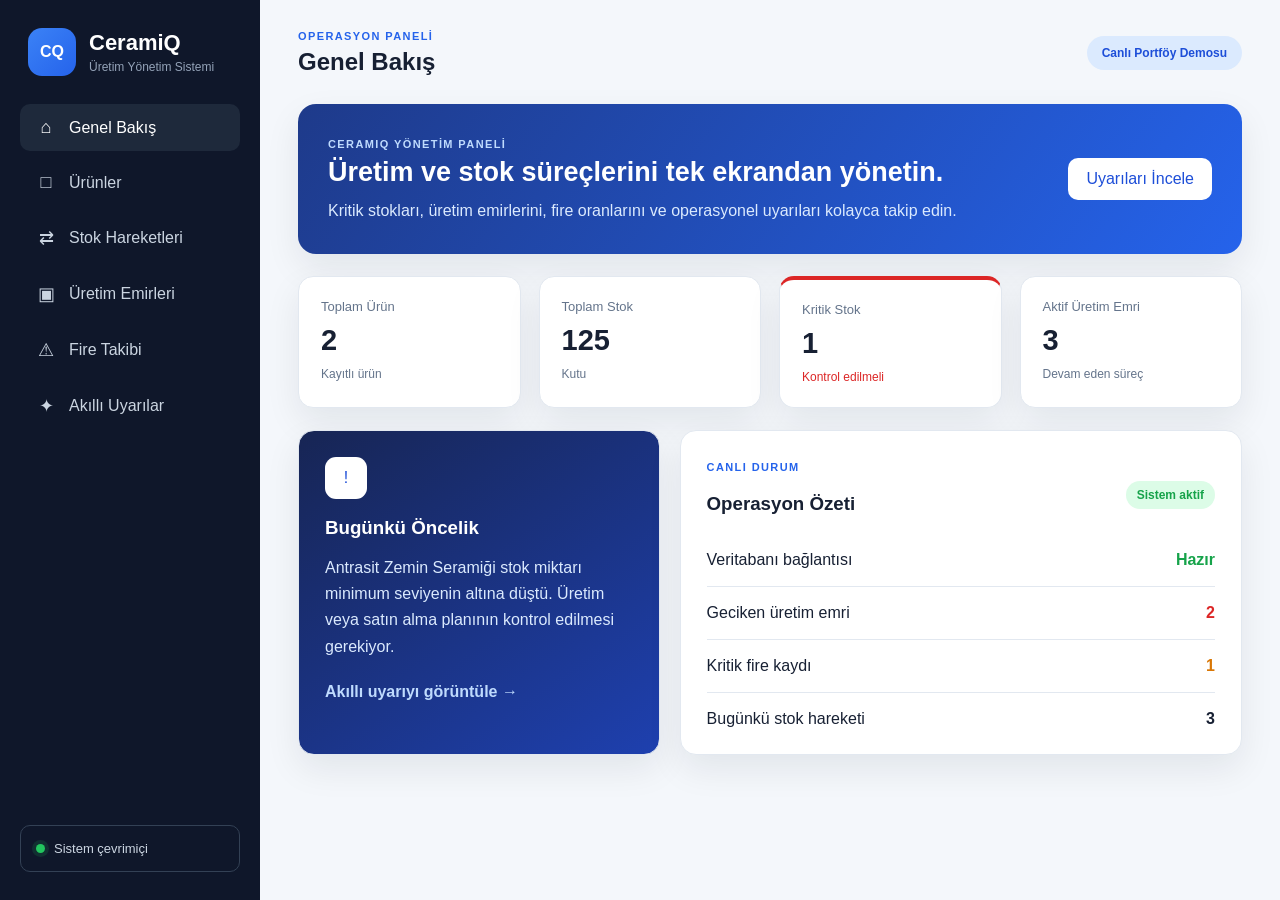
<file: docs/index.html>
﻿<!DOCTYPE html>
<html lang="tr">
<head>
    <meta charset="UTF-8">
    <meta name="viewport" content="width=device-width, initial-scale=1.0">
    <title>CeramiQ | Operasyon Paneli</title>
    <link rel="stylesheet" href="css/site.css">
</head>
<body>
    <div class="app-layout">

        <!-- Sol Menü -->
        <aside class="sidebar">
            <div class="brand-area">
                <div class="brand-icon">CQ</div>
                <div>
                    <h1>CeramiQ</h1>
                    <p>Üretim Yönetim Sistemi</p>
                </div>
            </div>

            <nav class="sidebar-menu">
                <button class="menu-link active" data-page="dashboard">
                    <span>⌂</span>
                    Genel Bakış
                </button>

                <button class="menu-link" data-page="products">
                    <span>□</span>
                    Ürünler
                </button>

                <button class="menu-link" data-page="stockMovements">
                    <span>⇄</span>
                    Stok Hareketleri
                </button>

                <button class="menu-link" data-page="orders">
                    <span>▣</span>
                    Üretim Emirleri
                </button>

                <button class="menu-link" data-page="scrapTracking">
                    <span>⚠</span>
                    Fire Takibi
                </button>

                <button class="menu-link" data-page="alerts">
                    <span>✦</span>
                    Akıllı Uyarılar
                </button>
            </nav>

            <div class="sidebar-footer">
                <span class="status-dot"></span>
                Sistem çevrimiçi
            </div>
        </aside>

        <!-- Ana İçerik -->
        <main class="main-content">

            <!-- Üst Başlık -->
            <header class="topbar">
                <div>
                    <p class="page-label">OPERASYON PANELİ</p>
                    <h2 id="pageTitle">Genel Bakış</h2>
                </div>
                <span class="demo-badge">
                    Canlı Portföy Demosu
                </span>
            </header>

            <!-- Genel Bakış -->
            <section id="dashboard" class="page-section active">
                <div class="welcome-panel">
                    <div>
                        <span class="eyebrow">CERAMIQ YÖNETİM PANELİ</span>
                        <h3>Üretim ve stok süreçlerini tek ekrandan yönetin.</h3>
                        <p>Kritik stokları, üretim emirlerini, fire oranlarını ve operasyonel uyarıları kolayca takip edin.</p>
                    </div>
                    <button class="primary-button" data-target="alerts">
                        Uyarıları İncele
                    </button>
                </div>

                <div class="stat-grid">
                    <article class="stat-card">
                        <p>Toplam Ürün</p>
                        <h3>2</h3>
                        <span>Kayıtlı ürün</span>
                    </article>

                    <article class="stat-card">
                        <p>Toplam Stok</p>
                        <h3>125</h3>
                        <span>Kutu</span>
                    </article>

                    <article class="stat-card danger-card">
                        <p>Kritik Stok</p>
                        <h3>1</h3>
                        <span class="danger-text">Kontrol edilmeli</span>
                    </article>

                    <article class="stat-card">
                        <p>Aktif Üretim Emri</p>
                        <h3>3</h3>
                        <span>Devam eden süreç</span>
                    </article>
                </div>

                <div class="dashboard-grid">
                    <article class="content-card priority-card">
                        <div class="priority-icon">!</div>
                        <h3>Bugünkü Öncelik</h3>
                        <p>Antrasit Zemin Seramiği stok miktarı minimum seviyenin altına düştü. Üretim veya satın alma planının kontrol edilmesi gerekiyor.</p>
                        <button class="text-button" data-target="alerts">
                            Akıllı uyarıyı görüntüle →
                        </button>
                    </article>

                    <article class="content-card">
                        <div class="card-heading">
                            <div>
                                <span class="eyebrow">CANLI DURUM</span>
                                <h3>Operasyon Özeti</h3>
                            </div>
                            <span class="online-badge">Sistem aktif</span>
                        </div>

                        <div class="summary-row">
                            <span>Veritabanı bağlantısı</span>
                            <strong class="positive-text">Hazır</strong>
                        </div>

                        <div class="summary-row">
                            <span>Geciken üretim emri</span>
                            <strong class="danger-text">2</strong>
                        </div>

                        <div class="summary-row">
                            <span>Kritik fire kaydı</span>
                            <strong class="warning-text">1</strong>
                        </div>

                        <div class="summary-row">
                            <span>Bugünkü stok hareketi</span>
                            <strong>3</strong>
                        </div>
                    </article>
                </div>
            </section>

            <!-- Ürünler -->
            <section id="products" class="page-section">
                <div class="section-heading">
                    <div>
                        <span class="eyebrow">STOK YÖNETİMİ</span>
                        <h3>Ürünler</h3>
                        <p>Ürün ve stok bilgilerini inceleyin.</p>
                    </div>
                    <button type="button" class="primary-button demo-action">
                        + Yeni Ürün
                    </button>
                </div>

                <div class="table-card">
                    <div class="table-responsive">
                        <table>
                            <thead>
                                <tr>
                                    <th>Ürün Kodu</th>
                                    <th>Ürün Adı</th>
                                    <th>Kategori</th>
                                    <th>Stok</th>
                                    <th>Minimum</th>
                                    <th>Durum</th>
                                    <th>İşlemler</th>
                                </tr>
                            </thead>
                            <tbody>
                                <tr>
                                    <td>CRQ-001</td>
                                    <td>Beyaz Duvar Seramiği</td>
                                    <td>Duvar Seramiği</td>
                                    <td>120 Kutu</td>
                                    <td>40 Kutu</td>
                                    <td><span class="status normal">Normal</span></td>
                                    <td>
                                        <div class="table-actions">
                                            <button class="action-button detail-action" data-message="Beyaz Duvar Seramiği ürün detayları açıldı.">Detay</button>
                                            <button class="action-button edit-action" data-message="Beyaz Duvar Seramiği düzenleme ekranı açıldı.">Düzenle</button>
                                            <button class="action-button delete-action" data-message="Silme işlemi GitHub Pages demosunda devre dışıdır.">Sil</button>
                                        </div>
                                    </td>
                                </tr>
                                <tr>
                                    <td>CRQ-002</td>
                                    <td>Antrasit Zemin Seramiği</td>
                                    <td>Zemin Seramiği</td>
                                    <td class="danger-text">5 Kutu</td>
                                    <td>50 Kutu</td>
                                    <td><span class="status critical">Kritik</span></td>
                                    <td>
                                        <div class="table-actions">
                                            <button class="action-button detail-action" data-message="Antrasit Zemin Seramiği ürün detayları açıldı.">Detay</button>
                                            <button class="action-button edit-action" data-message="Antrasit Zemin Seramiği düzenleme ekranı açıldı.">Düzenle</button>
                                            <button class="action-button delete-action" data-message="Silme işlemi GitHub Pages demosunda devre dışıdır.">Sil</button>
                                        </div>
                                    </td>
                                </tr>
                            </tbody>
                        </table>
                    </div>
                </div>
            </section>

            <!-- Stok Hareketleri -->
            <section id="stockMovements" class="page-section">
                <div class="section-heading">
                    <div>
                        <span class="eyebrow">STOK YÖNETİMİ</span>
                        <h3>Stok Hareketleri</h3>
                        <p>Ürünlere ait giriş ve çıkış hareketlerini takip edin.</p>
                    </div>
                    <button class="primary-button demo-action">
                        + Yeni Stok Hareketi
                    </button>
                </div>

                <div class="stat-grid">
                    <article class="stat-card">
                        <p>Bugünkü Giriş</p>
                        <h3>80</h3>
                        <span class="positive-text">Kutu</span>
                    </article>

                    <article class="stat-card">
                        <p>Bugünkü Çıkış</p>
                        <h3>35</h3>
                        <span>Kutu</span>
                    </article>

                    <article class="stat-card">
                        <p>Net Değişim</p>
                        <h3>+45</h3>
                        <span class="positive-text">Kutu</span>
                    </article>

                    <article class="stat-card">
                        <p>Toplam Hareket</p>
                        <h3>3</h3>
                        <span>Kayıt</span>
                    </article>
                </div>

                <div class="table-card">
                    <div class="table-responsive">
                        <table>
                            <thead>
                                <tr>
                                    <th>Tarih</th>
                                    <th>Ürün Kodu</th>
                                    <th>Ürün</th>
                                    <th>Hareket</th>
                                    <th>Miktar</th>
                                    <th>Açıklama</th>
                                </tr>
                            </thead>
                            <tbody>
                                <tr>
                                    <td>03.08.2026 09:20</td>
                                    <td>CRQ-001</td>
                                    <td>Beyaz Duvar Seramiği</td>
                                    <td><span class="status normal">Giriş</span></td>
                                    <td class="positive-text">+50 Kutu</td>
                                    <td>Üretimden depoya giriş</td>
                                </tr>
                                <tr>
                                    <td>03.08.2026 11:45</td>
                                    <td>CRQ-002</td>
                                    <td>Antrasit Zemin Seramiği</td>
                                    <td><span class="status critical">Çıkış</span></td>
                                    <td class="danger-text">-35 Kutu</td>
                                    <td>Müşteri siparişi</td>
                                </tr>
                                <tr>
                                    <td>03.08.2026 14:10</td>
                                    <td>CRQ-001</td>
                                    <td>Beyaz Duvar Seramiği</td>
                                    <td><span class="status normal">Giriş</span></td>
                                    <td class="positive-text">+30 Kutu</td>
                                    <td>Stok düzeltme işlemi</td>
                                </tr>
                            </tbody>
                        </table>
                    </div>
                </div>
            </section>

            <!-- Üretim Emirleri -->
            <section id="orders" class="page-section">
                <div class="section-heading">
                    <div>
                        <span class="eyebrow">ÜRETİM TAKİBİ</span>
                        <h3>Üretim Emirleri</h3>
                        <p>Üretim süreçlerini ve teslim tarihlerini takip edin.</p>
                    </div>
                    <button class="primary-button demo-action">
                        + Yeni Üretim Emri
                    </button>
                </div>

                <div class="table-card">
                    <div class="table-responsive">
                        <table>
                            <thead>
                                <tr>
                                    <th>Emir Numarası</th>
                                    <th>Ürün</th>
                                    <th>Üretim Hattı</th>
                                    <th>Planlanan</th>
                                    <th>Üretilen</th>
                                    <th>Fire</th>
                                    <th>Teslim Tarihi</th>
                                    <th>Durum</th>
                                    <th>İşlemler</th>
                                </tr>
                            </thead>
                            <tbody>
                                <tr>
                                    <td>URE-2026-001</td>
                                    <td>Beyaz Duvar Seramiği</td>
                                    <td>Hat 1</td>
                                    <td>1.500</td>
                                    <td>1.000</td>
                                    <td class="danger-text">500</td>
                                    <td>28.07.2026</td>
                                    <td><span class="status critical">Gecikti</span></td>
                                    <td>
                                        <div class="table-actions">
                                            <button class="action-button detail-action" data-message="URE-2026-001 numaralı üretim emrinin detayları açıldı.">Detay</button>
                                            <button class="action-button edit-action" data-message="URE-2026-001 numaralı üretim emrinin güncelleme ekranı açıldı.">Güncelle</button>
                                        </div>
                                    </td>
                                </tr>
                                <tr>
                                    <td>URE-2026-002</td>
                                    <td>Antrasit Zemin Seramiği</td>
                                    <td>Hat 2</td>
                                    <td>600</td>
                                    <td>400</td>
                                    <td>20</td>
                                    <td>01.08.2026</td>
                                    <td><span class="status warning">Devam Ediyor</span></td>
                                    <td>
                                        <div class="table-actions">
                                            <button class="action-button detail-action" data-message="URE-2026-002 numaralı üretim emrinin detayları açıldı.">Detay</button>
                                            <button class="action-button edit-action" data-message="URE-2026-002 numaralı üretim emrinin güncelleme ekranı açıldı.">Güncelle</button>
                                        </div>
                                    </td>
                                </tr>
                                <tr>
                                    <td>URE-2026-003</td>
                                    <td>Beyaz Duvar Seramiği</td>
                                    <td>Hat 3</td>
                                    <td>300</td>
                                    <td>250</td>
                                    <td>10</td>
                                    <td>10.08.2026</td>
                                    <td><span class="status normal">Planlandı</span></td>
                                    <td>
                                        <div class="table-actions">
                                            <button class="action-button detail-action" data-message="URE-2026-003 numaralı üretim emrinin detayları açıldı.">Detay</button>
                                            <button class="action-button edit-action" data-message="URE-2026-003 numaralı üretim emrinin güncelleme ekranı açıldı.">Güncelle</button>
                                        </div>
                                    </td>
                                </tr>
                            </tbody>
                        </table>
                    </div>
                </div>
            </section>

            <!-- Fire Takibi -->
            <section id="scrapTracking" class="page-section">
                <div class="scrap-header">
                    <div>
                        <span class="eyebrow">ÜRETİM KALİTESİ</span>
                        <h2>Üretim Fire Özeti</h2>
                        <p>Üretim emirlerindeki fire miktarlarını ve oranlarını inceleyin.</p>
                    </div>
                    <div class="page-actions">
                        <button type="button" id="exportScrapRecordsButton" class="secondary-button">
                            Fire Raporunu İndir
                        </button>
                        <button type="button" class="primary-button demo-action">
                            + Yeni Fire Kaydı
                        </button>
                    </div>
                </div>

                <div class="summary-grid">
                    <article class="summary-card">
                        <span>Toplam Üretim</span>
                        <strong id="totalProducedValue">3.450 Kutu</strong>
                        <small>Takip edilen üretim emirleri</small>
                    </article>

                    <article class="summary-card">
                        <span>Toplam Fire</span>
                        <strong id="totalScrapValue" class="danger-text">285 Kutu</strong>
                        <small>Üretimde kullanılamayan miktar</small>
                    </article>

                    <article class="summary-card">
                        <span>Ortalama Fire Oranı</span>
                        <strong id="averageScrapRateValue" class="danger-text">%8,3</strong>
                        <small>Hedef değer: %5'in altında</small>
                    </article>
                </div>

                <div class="table-card">
                    <div class="table-responsive">
                        <table>
                            <thead>
                                <tr>
                                    <th>Emir Numarası</th>
                                    <th>Ürün</th>
                                    <th>Üretim Hattı</th>
                                    <th>Üretilen</th>
                                    <th>Fire</th>
                                    <th>Fire Oranı</th>
                                    <th>Durum</th>
                                </tr>
                            </thead>
                            <tbody>
                                <tr>
                                    <td>URE-2026-001</td>
                                    <td>Mat Beyaz Seramik</td>
                                    <td>Hat 1</td>
                                    <td>1.200 Kutu</td>
                                    <td>48 Kutu</td>
                                    <td>%4,0</td>
                                    <td><span class="status normal">Normal</span></td>
                                </tr>
                                <tr>
                                    <td>URE-2026-002</td>
                                    <td>Antrasit Yer Karosu</td>
                                    <td>Hat 2</td>
                                    <td>950 Kutu</td>
                                    <td class="danger-text">124 Kutu</td>
                                    <td class="danger-text">%13,1</td>
                                    <td><span class="status critical">Yüksek Fire</span></td>
                                </tr>
                                <tr>
                                    <td>URE-2026-003</td>
                                    <td>Parlak Duvar Seramiği</td>
                                    <td>Hat 3</td>
                                    <td>1.300 Kutu</td>
                                    <td class="danger-text">113 Kutu</td>
                                    <td class="danger-text">%8,7</td>
                                    <td><span class="status warning">Dikkat</span></td>
                                </tr>
                            </tbody>
                        </table>
                    </div>
                </div>
            </section>

            <!-- Akıllı Uyarılar -->
            <section id="alerts" class="page-section">
                <div class="section-heading">
                    <div>
                        <span class="eyebrow">AKILLI UYARI MERKEZİ</span>
                        <h3>Akıllı Uyarılar</h3>
                        <p>Kritik operasyon verilerini ve önerilen işlemleri inceleyin.</p>
                    </div>
                    <span id="activeAlertCount" class="alert-count">3 aktif uyarı</span>
                </div>

                <div class="alert-summary">
                    <article>
                        <p>Kritik Stok</p>
                        <strong class="danger-text">1</strong>
                    </article>

                    <article>
                        <p>Yüksek Fire</p>
                        <strong id="highScrapAlertCount" class="warning-text">1</strong>
                    </article>

                    <article>
                        <p>Geciken Emir</p>
                        <strong class="danger-text">2</strong>
                    </article>
                </div>

                <div class="alert-list">
                    <article class="alert-card danger-alert">
                        <div>
                            <span class="alert-type">KRİTİK STOK</span>
                            <h4>Antrasit Zemin Seramiği kritik seviyede</h4>
                            <p>Mevcut stok 5 kutu, minimum stok seviyesi ise 50 kutudur.</p>
                        </div>
                        <button class="ai-button" data-explanation="stock">✦ AI ile Açıkla</button>
                    </article>

                    <article class="alert-card warning-alert">
                        <div>
                            <span class="alert-type">YÜKSEK FİRE</span>
                            <h4>URE-2026-001 üretim emrinde yüksek fire</h4>
                            <p>Fire oranı %33,33 olarak hesaplandı ve belirlenen %10 sınırını geçti.</p>
                        </div>
                        <button class="ai-button" data-explanation="scrap">✦ AI ile Açıkla</button>
                    </article>

                    <article class="alert-card danger-alert">
                        <div>
                            <span class="alert-type">GECİKEN ÜRETİM</span>
                            <h4>İki üretim emrinin teslim tarihi geçti</h4>
                            <p>Emirlerin üretim süreçleri henüz tamamlanmadı.</p>
                        </div>
                        <button class="ai-button" data-explanation="delay">✦ AI ile Açıkla</button>
                    </article>
                </div>
            </section>
        </main>
    </div>

    <!-- AI Açıklama Penceresi -->
    <div id="explanationModal" class="modal">
        <div class="modal-content">
            <button id="closeModal" class="close-button" aria-label="Pencereyi kapat">×</button>
            <span class="eyebrow">CERAMIQ AKILLI ANALİZ</span>
            <h3 id="modalTitle">Uyarı Analizi</h3>
            <p id="modalDescription">Uyarı açıklaması burada gösterilecek.</p>
            <div class="recommendation-box">
                <strong>Önerilen işlem</strong>
                <p id="modalRecommendation">Öneri burada gösterilecek.</p>
            </div>
        </div>
    </div>

    <!-- Sağ Alt Bildirim -->
    <div id="toast" class="toast">
        Bu özellik canlı demoda örnek olarak gösterilmektedir.
    </div>

    <script src="js/app.js"></script>
</body>
</html>
</file>
<file: docs/css/site.css>
﻿:root {
    --primary: #2563eb;
    --primary-dark: #1d4ed8;
    --sidebar: #0f172a;
    --background: #f4f7fb;
    --surface: #ffffff;
    --text: #172033;
    --muted: #64748b;
    --border: #e2e8f0;
    --success: #16a34a;
    --warning: #d97706;
    --danger: #dc2626;
    --shadow: 0 14px 35px rgba(15, 23, 42, 0.08);
}

* {
    box-sizing: border-box;
}

body {
    margin: 0;
    font-family: Arial, Helvetica, sans-serif;
    color: var(--text);
    background: var(--background);
}

button {
    font: inherit;
}

.app-layout {
    display: flex;
    min-height: 100vh;
}

/* Sol menü */

.sidebar {
    position: fixed;
    top: 0;
    bottom: 0;
    left: 0;
    z-index: 10;
    display: flex;
    width: 260px;
    flex-direction: column;
    padding: 28px 20px;
    color: white;
    background: var(--sidebar);
}

.brand-area {
    display: flex;
    align-items: center;
    gap: 13px;
    padding: 0 8px 28px;
}

.brand-icon {
    display: grid;
    width: 48px;
    height: 48px;
    place-items: center;
    border-radius: 14px;
    font-weight: 700;
    background: linear-gradient(135deg, #3b82f6, #2563eb);
}

.brand-area h1 {
    margin: 0;
    font-size: 22px;
}

.brand-area p {
    margin: 4px 0 0;
    color: #94a3b8;
    font-size: 12px;
}

.sidebar-menu {
    display: flex;
    flex-direction: column;
    gap: 8px;
}

.menu-link {
    display: flex;
    align-items: center;
    width: 100%;
    gap: 12px;
    padding: 13px 15px;
    border: 0;
    border-radius: 10px;
    color: #cbd5e1;
    background: transparent;
    cursor: pointer;
    text-align: left;
    transition: 0.2s;
}

    .menu-link span {
        width: 22px;
        font-size: 18px;
        text-align: center;
    }

    .menu-link:hover,
    .menu-link.active {
        color: white;
        background: #1e293b;
    }

.sidebar-footer {
    display: flex;
    align-items: center;
    gap: 9px;
    margin-top: auto;
    padding: 15px;
    border: 1px solid #334155;
    border-radius: 10px;
    color: #cbd5e1;
    font-size: 13px;
}

.status-dot {
    width: 9px;
    height: 9px;
    border-radius: 50%;
    background: #22c55e;
    box-shadow: 0 0 0 4px rgba(34, 197, 94, 0.14);
}

/* Ana içerik */

.main-content {
    width: calc(100% - 260px);
    margin-left: 260px;
    padding: 30px 38px 55px;
}

.topbar,
.section-heading,
.card-heading {
    display: flex;
    align-items: center;
    justify-content: space-between;
    gap: 20px;
}

.topbar {
    margin-bottom: 28px;
}

.page-label,
.eyebrow {
    margin: 0 0 6px;
    color: var(--primary);
    font-size: 11px;
    font-weight: 700;
    letter-spacing: 1.4px;
}

.topbar h2,
.section-heading h3 {
    margin: 0;
}

.demo-badge,
.online-badge,
.alert-count {
    border-radius: 999px;
    font-size: 12px;
    font-weight: 700;
}

.demo-badge {
    padding: 10px 15px;
    color: #1d4ed8;
    background: #dbeafe;
}

.page-section {
    display: none;
}

    .page-section.active {
        display: block;
    }

.welcome-panel {
    display: flex;
    align-items: center;
    justify-content: space-between;
    gap: 25px;
    margin-bottom: 22px;
    padding: 30px;
    border-radius: 18px;
    color: white;
    background: linear-gradient(125deg, #1e3a8a, #2563eb);
    box-shadow: var(--shadow);
}

    .welcome-panel h3 {
        max-width: 650px;
        margin: 5px 0 10px;
        font-size: 27px;
    }

    .welcome-panel p {
        max-width: 680px;
        margin: 0;
        color: #dbeafe;
        line-height: 1.6;
    }

    .welcome-panel .eyebrow {
        color: #bfdbfe;
    }

.primary-button,
.ai-button {
    border: 0;
    border-radius: 10px;
    color: white;
    background: var(--primary);
    cursor: pointer;
    transition: 0.2s;
}

.primary-button {
    padding: 12px 18px;
    white-space: nowrap;
}

.welcome-panel .primary-button {
    color: #1d4ed8;
    background: white;
}

.primary-button:hover,
.ai-button:hover {
    transform: translateY(-1px);
    background: var(--primary-dark);
}

.welcome-panel .primary-button:hover {
    background: #eff6ff;
}

/* İstatistik kartları */

.stat-grid {
    display: grid;
    grid-template-columns: repeat(4, minmax(0, 1fr));
    gap: 18px;
    margin-bottom: 22px;
}

.stat-card,
.content-card,
.table-card,
.alert-summary,
.alert-card {
    border: 1px solid var(--border);
    background: var(--surface);
    box-shadow: var(--shadow);
}

.stat-card {
    padding: 22px;
    border-radius: 15px;
}

    .stat-card p {
        margin: 0 0 10px;
        color: var(--muted);
        font-size: 13px;
    }

    .stat-card h3 {
        margin: 0 0 7px;
        font-size: 29px;
    }

    .stat-card span {
        color: var(--muted);
        font-size: 12px;
    }

.danger-card {
    border-top: 4px solid var(--danger);
}

.positive-text {
    color: var(--success) !important;
}

.danger-text {
    color: var(--danger) !important;
}

.warning-text {
    color: var(--warning) !important;
}

/* Dashboard */

.dashboard-grid {
    display: grid;
    grid-template-columns: 0.9fr 1.4fr;
    gap: 20px;
}

.content-card {
    padding: 26px;
    border-radius: 16px;
}

.priority-card {
    color: white;
    background: linear-gradient(145deg, #172554, #1e40af);
}

.priority-icon {
    display: grid;
    width: 42px;
    height: 42px;
    margin-bottom: 18px;
    place-items: center;
    border-radius: 11px;
    color: #1d4ed8;
    background: white;
}

.priority-card h3 {
    margin: 0 0 12px;
}

.priority-card p {
    color: #dbeafe;
    line-height: 1.65;
}

.text-button {
    padding: 7px 0;
    border: 0;
    color: #bfdbfe;
    background: transparent;
    cursor: pointer;
    font-weight: 700;
}

.online-badge {
    padding: 7px 11px;
    color: var(--success);
    background: #dcfce7;
}

.summary-row {
    display: flex;
    justify-content: space-between;
    gap: 15px;
    padding: 17px 0;
    border-bottom: 1px solid var(--border);
}

    .summary-row:last-child {
        padding-bottom: 0;
        border-bottom: 0;
    }

/* Tablolar */

.section-heading {
    margin-bottom: 20px;
}

    .section-heading p {
        margin: 7px 0 0;
        color: var(--muted);
    }

.table-card {
    overflow: hidden;
    border-radius: 15px;
}

.table-responsive {
    overflow-x: auto;
}

table {
    width: 100%;
    border-collapse: collapse;
}

th,
td {
    padding: 16px 18px;
    border-bottom: 1px solid var(--border);
    text-align: left;
    white-space: nowrap;
}

th {
    color: var(--muted);
    background: #f8fafc;
    font-size: 12px;
}

td {
    font-size: 14px;
}

tbody tr:hover {
    background: #f8fafc;
}

tbody tr:last-child td {
    border-bottom: 0;
}

.status {
    display: inline-block;
    padding: 6px 10px;
    border-radius: 999px;
    font-size: 11px;
    font-weight: 700;
}

    .status.normal {
        color: var(--success);
        background: #dcfce7;
    }

    .status.warning {
        color: var(--warning);
        background: #ffedd5;
    }

    .status.critical {
        color: var(--danger);
        background: #fee2e2;
    }
/* Tablo işlem butonları */

.table-actions {
    display: flex;
    align-items: center;
    gap: 7px;
}

.action-button {
    padding: 7px 10px;
    border: 1px solid var(--border);
    border-radius: 7px;
    background: white;
    cursor: pointer;
    font-size: 12px;
    font-weight: 600;
    transition: 0.2s;
}

    .action-button:hover {
        transform: translateY(-1px);
    }

.detail-action {
    color: #2563eb;
    border-color: #bfdbfe;
    background: #eff6ff;
}

.edit-action {
    color: #047857;
    border-color: #a7f3d0;
    background: #ecfdf5;
}

.delete-action {
    color: #dc2626;
    border-color: #fecaca;
    background: #fef2f2;
}
/* Akıllı uyarılar */

.alert-count {
    padding: 9px 14px;
    color: var(--danger);
    background: #fee2e2;
}

.alert-summary {
    display: grid;
    grid-template-columns: repeat(3, 1fr);
    margin-bottom: 20px;
    border-radius: 15px;
}

    .alert-summary article {
        padding: 22px;
        border-right: 1px solid var(--border);
    }

        .alert-summary article:last-child {
            border-right: 0;
        }

    .alert-summary p {
        margin: 0 0 7px;
        color: var(--muted);
        font-size: 13px;
    }

    .alert-summary strong {
        font-size: 26px;
    }

.alert-list {
    display: grid;
    gap: 15px;
}

.alert-card {
    display: flex;
    align-items: center;
    justify-content: space-between;
    gap: 20px;
    padding: 22px;
    border-radius: 14px;
}

.danger-alert {
    border-left: 5px solid var(--danger);
}

.warning-alert {
    border-left: 5px solid var(--warning);
}

.alert-type {
    color: var(--danger);
    font-size: 10px;
    font-weight: 700;
    letter-spacing: 1.2px;
}

.alert-card h4 {
    margin: 7px 0;
}

.alert-card p {
    margin: 0;
    color: var(--muted);
    line-height: 1.5;
}

.ai-button {
    flex-shrink: 0;
    padding: 11px 15px;
}

/* Modal */

.modal {
    position: fixed;
    inset: 0;
    z-index: 100;
    display: none;
    align-items: center;
    justify-content: center;
    padding: 20px;
    background: rgba(15, 23, 42, 0.65);
}

    .modal.show {
        display: flex;
    }

.modal-content {
    position: relative;
    width: min(540px, 100%);
    padding: 30px;
    border-radius: 18px;
    background: white;
    box-shadow: 0 25px 70px rgba(0, 0, 0, 0.25);
}

    .modal-content h3 {
        margin: 8px 0 14px;
    }

    .modal-content > p {
        color: var(--muted);
        line-height: 1.65;
    }

.close-button {
    position: absolute;
    top: 16px;
    right: 18px;
    border: 0;
    color: var(--muted);
    background: transparent;
    cursor: pointer;
    font-size: 28px;
}

.recommendation-box {
    margin-top: 20px;
    padding: 17px;
    border-left: 4px solid var(--primary);
    border-radius: 9px;
    background: #eff6ff;
}

    .recommendation-box p {
        margin: 7px 0 0;
        line-height: 1.5;
    }

.toast {
    position: fixed;
    right: 25px;
    bottom: 25px;
    z-index: 120;
    visibility: hidden;
    padding: 14px 18px;
    border-radius: 10px;
    color: white;
    background: #0f172a;
    box-shadow: var(--shadow);
    opacity: 0;
    transform: translateY(15px);
    transition: 0.25s;
}

    .toast.show {
        visibility: visible;
        opacity: 1;
        transform: translateY(0);
    }

/* Mobil görünüm */

@media (max-width: 1000px) {
    .stat-grid {
        grid-template-columns: repeat(2, 1fr);
    }

    .dashboard-grid {
        grid-template-columns: 1fr;
    }
}

@media (max-width: 760px) {
    .app-layout {
        display: block;
    }

    .sidebar {
        position: static;
        width: 100%;
        padding: 18px;
    }

    .sidebar-menu {
        display: grid;
        grid-template-columns: repeat(2, 1fr);
    }

    .sidebar-footer {
        margin-top: 18px;
    }

    .main-content {
        width: 100%;
        margin-left: 0;
        padding: 24px 18px 40px;
    }

    .welcome-panel,
    .section-heading,
    .alert-card {
        align-items: flex-start;
        flex-direction: column;
    }

    .alert-summary {
        grid-template-columns: 1fr;
    }

        .alert-summary article {
            border-right: 0;
            border-bottom: 1px solid var(--border);
        }

            .alert-summary article:last-child {
                border-bottom: 0;
            }
}

@media (max-width: 520px) {
    .topbar {
        align-items: flex-start;
        flex-direction: column;
    }

    .stat-grid,
    .sidebar-menu {
        grid-template-columns: 1fr;
    }

    .demo-badge {
        align-self: flex-start;
    }
}
/* Tablo işlem butonları */

.table-actions {
    display: flex;
    align-items: center;
    gap: 7px;
    white-space: nowrap;
}

.action-button {
    padding: 7px 10px;
    border: 1px solid var(--border);
    border-radius: 7px;
    background: white;
    cursor: pointer;
    font-size: 12px;
    font-weight: 600;
    transition: 0.2s;
}

    .action-button:hover {
        transform: translateY(-1px);
    }

.detail-action {
    color: #2563eb;
    border-color: #bfdbfe;
    background: #eff6ff;
}

.edit-action {
    color: #047857;
    border-color: #a7f3d0;
    background: #ecfdf5;
}

.delete-action {
    color: #dc2626;
    border-color: #fecaca;
    background: #fef2f2;
}


/* Detay ve düzenleme penceresi */

.action-modal-content {
    max-width: 620px;
    max-height: 90vh;
    overflow-y: auto;
}

.detail-list {
    display: grid;
    gap: 12px;
    margin-top: 22px;
}

    .detail-list div {
        display: flex;
        align-items: center;
        justify-content: space-between;
        gap: 20px;
        padding: 13px 15px;
        border: 1px solid var(--border);
        border-radius: 9px;
        background: #f8fafc;
    }

    .detail-list span {
        color: #64748b;
        font-size: 13px;
    }

    .detail-list strong {
        color: #0f172a;
        text-align: right;
    }

.demo-form {
    display: grid;
    gap: 16px;
    margin-top: 22px;
}

    .demo-form label {
        display: grid;
        gap: 7px;
        color: #334155;
        font-size: 13px;
        font-weight: 600;
    }

    .demo-form input,
    .demo-form select {
        width: 100%;
        padding: 11px 12px;
        border: 1px solid var(--border);
        border-radius: 8px;
        background: white;
        color: #0f172a;
        font: inherit;
    }

        .demo-form input:focus,
        .demo-form select:focus {
            border-color: #2563eb;
            outline: 3px solid #dbeafe;
        }

.form-row {
    display: grid;
    grid-template-columns: 1fr 1fr;
    gap: 14px;
}

@media (max-width: 600px) {
    .form-row {
        grid-template-columns: 1fr;
    }

    .detail-list div {
        align-items: flex-start;
        flex-direction: column;
    }

    .detail-list strong {
        text-align: left;
    }
}
/* -------------------------------------------------
   FİRE TAKİBİ SAYFASI
-------------------------------------------------- */

#scrapTracking {
    width: 100%;
}

.scrap-header {
    display: flex;
    align-items: flex-end;
    justify-content: space-between;
    gap: 24px;
    margin-bottom: 28px;
}

    .scrap-header h2 {
        margin: 8px 0 8px;
        color: #111827;
        font-size: 28px;
        line-height: 1.2;
    }

    .scrap-header p {
        max-width: 620px;
        margin: 0;
        color: #64748b;
        font-size: 15px;
        line-height: 1.6;
    }

.summary-grid {
    display: grid;
    grid-template-columns: repeat(3, minmax(0, 1fr));
    gap: 18px;
    margin-bottom: 26px;
}

.summary-card {
    display: flex;
    min-height: 145px;
    flex-direction: column;
    justify-content: space-between;
    padding: 22px;
    overflow: hidden;
    background: #ffffff;
    border: 1px solid #e2e8f0;
    border-radius: 18px;
    box-shadow: 0 10px 30px rgba(15, 23, 42, 0.06);
}

    .summary-card span {
        color: #64748b;
        font-size: 13px;
        font-weight: 700;
        letter-spacing: 0.04em;
        text-transform: uppercase;
    }

    .summary-card strong {
        display: block;
        margin: 12px 0 6px;
        color: #0f172a;
        font-size: 27px;
        line-height: 1.2;
    }

    .summary-card small {
        color: #94a3b8;
        font-size: 13px;
        line-height: 1.4;
    }

    .summary-card .danger-text {
        color: #dc2626;
    }

#scrapTracking .table-card {
    width: 100%;
    overflow: hidden;
    background: #ffffff;
    border: 1px solid #e2e8f0;
    border-radius: 18px;
    box-shadow: 0 12px 35px rgba(15, 23, 42, 0.07);
}

#scrapTracking .table-responsive {
    width: 100%;
    overflow-x: auto;
}

#scrapTracking table {
    width: 100%;
    min-width: 850px;
    border-collapse: collapse;
}

#scrapTracking th {
    padding: 17px 20px;
    color: #64748b;
    font-size: 13px;
    font-weight: 700;
    text-align: left;
    white-space: nowrap;
    background: #f8fafc;
    border-bottom: 1px solid #e2e8f0;
}

#scrapTracking td {
    padding: 19px 20px;
    color: #1e293b;
    font-size: 14px;
    white-space: nowrap;
    border-bottom: 1px solid #e2e8f0;
}

#scrapTracking tbody tr:last-child td {
    border-bottom: none;
}

#scrapTracking tbody tr:hover {
    background: #f8fbff;
}

@media (max-width: 900px) {
    .summary-grid {
        grid-template-columns: 1fr;
    }
}

@media (max-width: 650px) {
    .scrap-header {
        align-items: stretch;
        flex-direction: column;
    }

        .scrap-header .primary-button {
            width: 100%;
        }

    .summary-card {
        min-height: 125px;
    }
}
.scrap-row-actions {
    display: flex;
    align-items: center;
    justify-content: space-between;
    gap: 12px;
}

.delete-scrap-button {
    padding: 7px 11px;
    color: #dc2626;
    font-size: 12px;
    font-weight: 700;
    cursor: pointer;
    background: #fff1f2;
    border: 1px solid #fecdd3;
    border-radius: 8px;
}

    .delete-scrap-button:hover {
        color: #ffffff;
        background: #dc2626;
        border-color: #dc2626;
    }



    .scrap-record-buttons {
    display: flex;
    gap: 6px;
}

.edit-scrap-button {
    padding: 7px 11px;
    color: #2563eb;
    font-size: 12px;
    font-weight: 700;
    cursor: pointer;
    background: #eff6ff;
    border: 1px solid #bfdbfe;
    border-radius: 8px;
}

.edit-scrap-button:hover {
    color: #ffffff;
    background: #2563eb;
    border-color: #2563eb;
}


/* Fire Takibi başlık ve buton düzeni */
#scrapTracking .scrap-header {
    display: flex;
    justify-content: space-between;
    align-items: flex-start;
    gap: 24px;
}

#scrapTracking .page-actions {
    display: flex;
    align-items: center;
    gap: 10px;
    flex-shrink: 0;
}

#exportScrapRecordsButton {
    padding: 12px 18px;
    color: #2563eb;
    font-size: 15px;
    font-weight: 700;
    cursor: pointer;
    background: #ffffff;
    border: 1px solid #2563eb;
    border-radius: 12px;
}

#exportScrapRecordsButton:hover {
    color: #ffffff;
    background: #2563eb;
}

/* Ekran dar olduğunda butonları başlığın altına al */
@media (max-width: 900px) {
    #scrapTracking .scrap-header {
        flex-direction: column;
    }

    #scrapTracking .page-actions {
        width: 100%;
        flex-wrap: wrap;
    }
}
</file>
